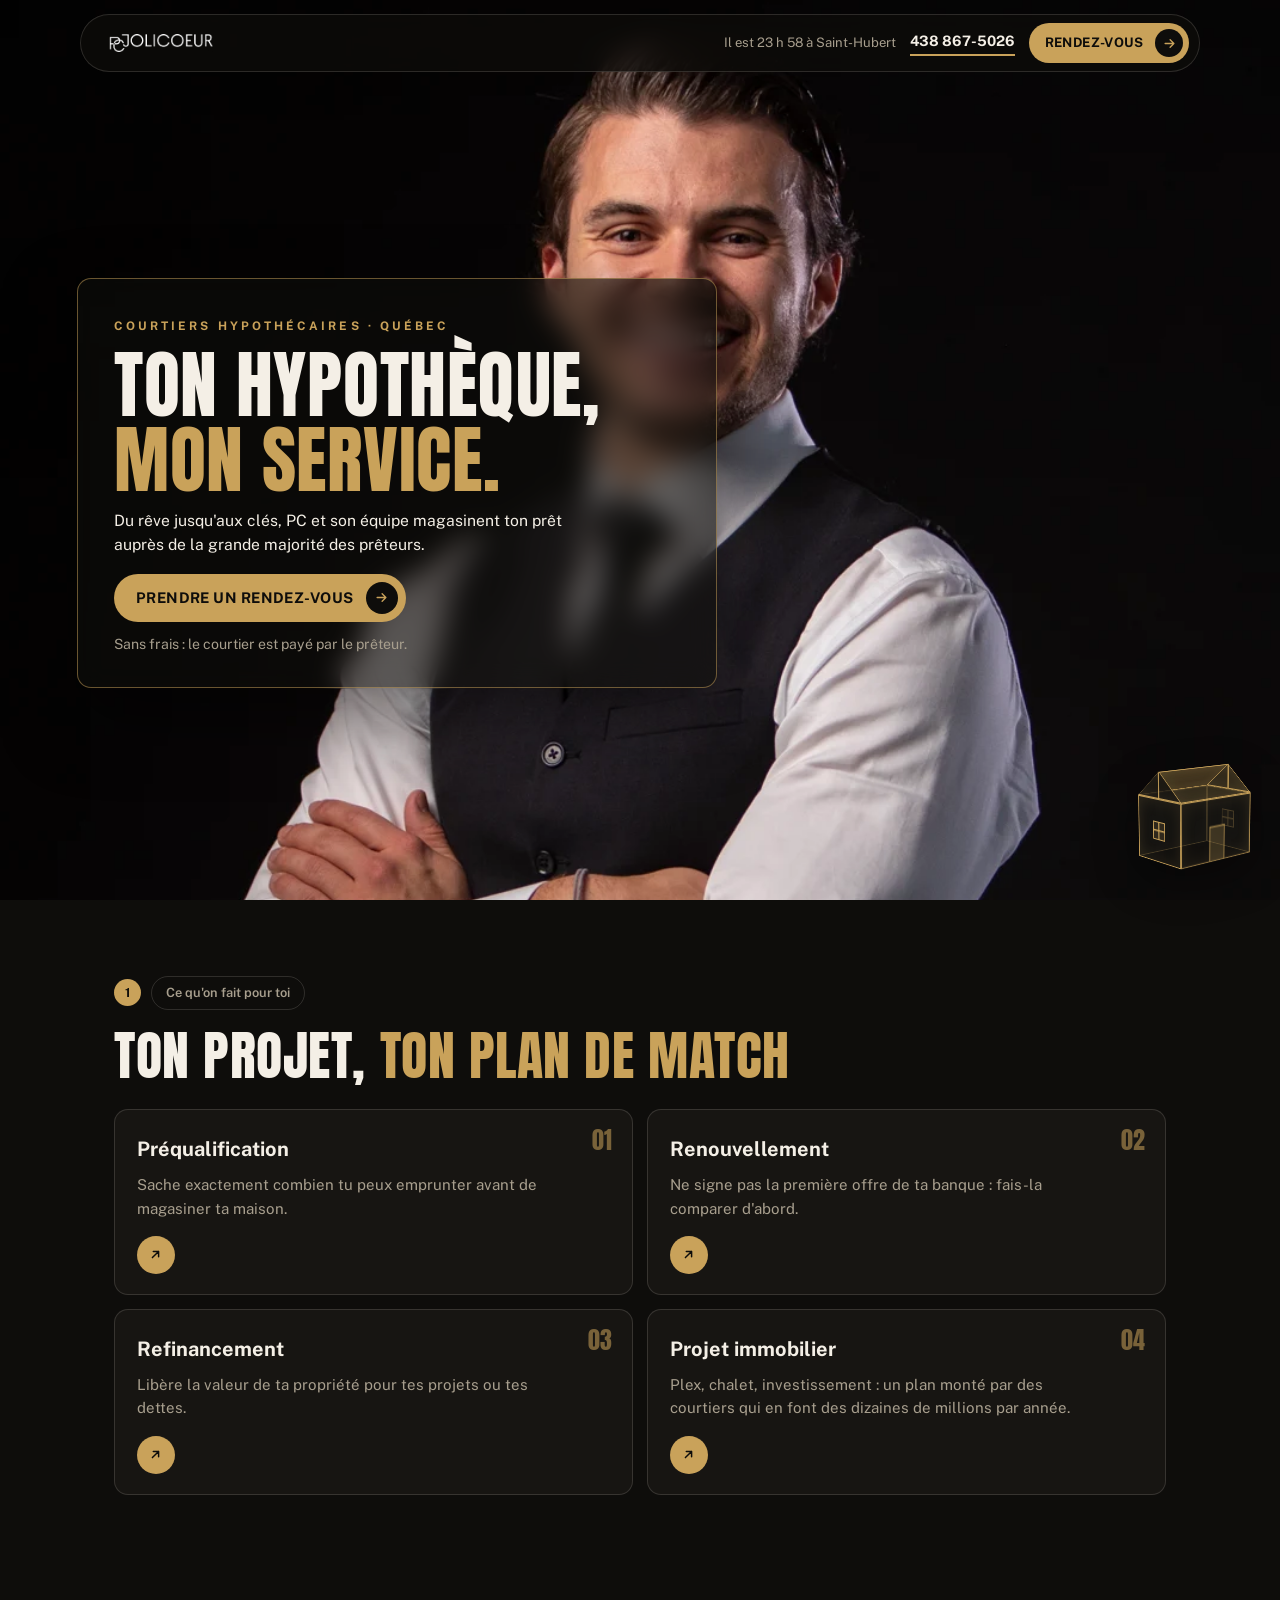
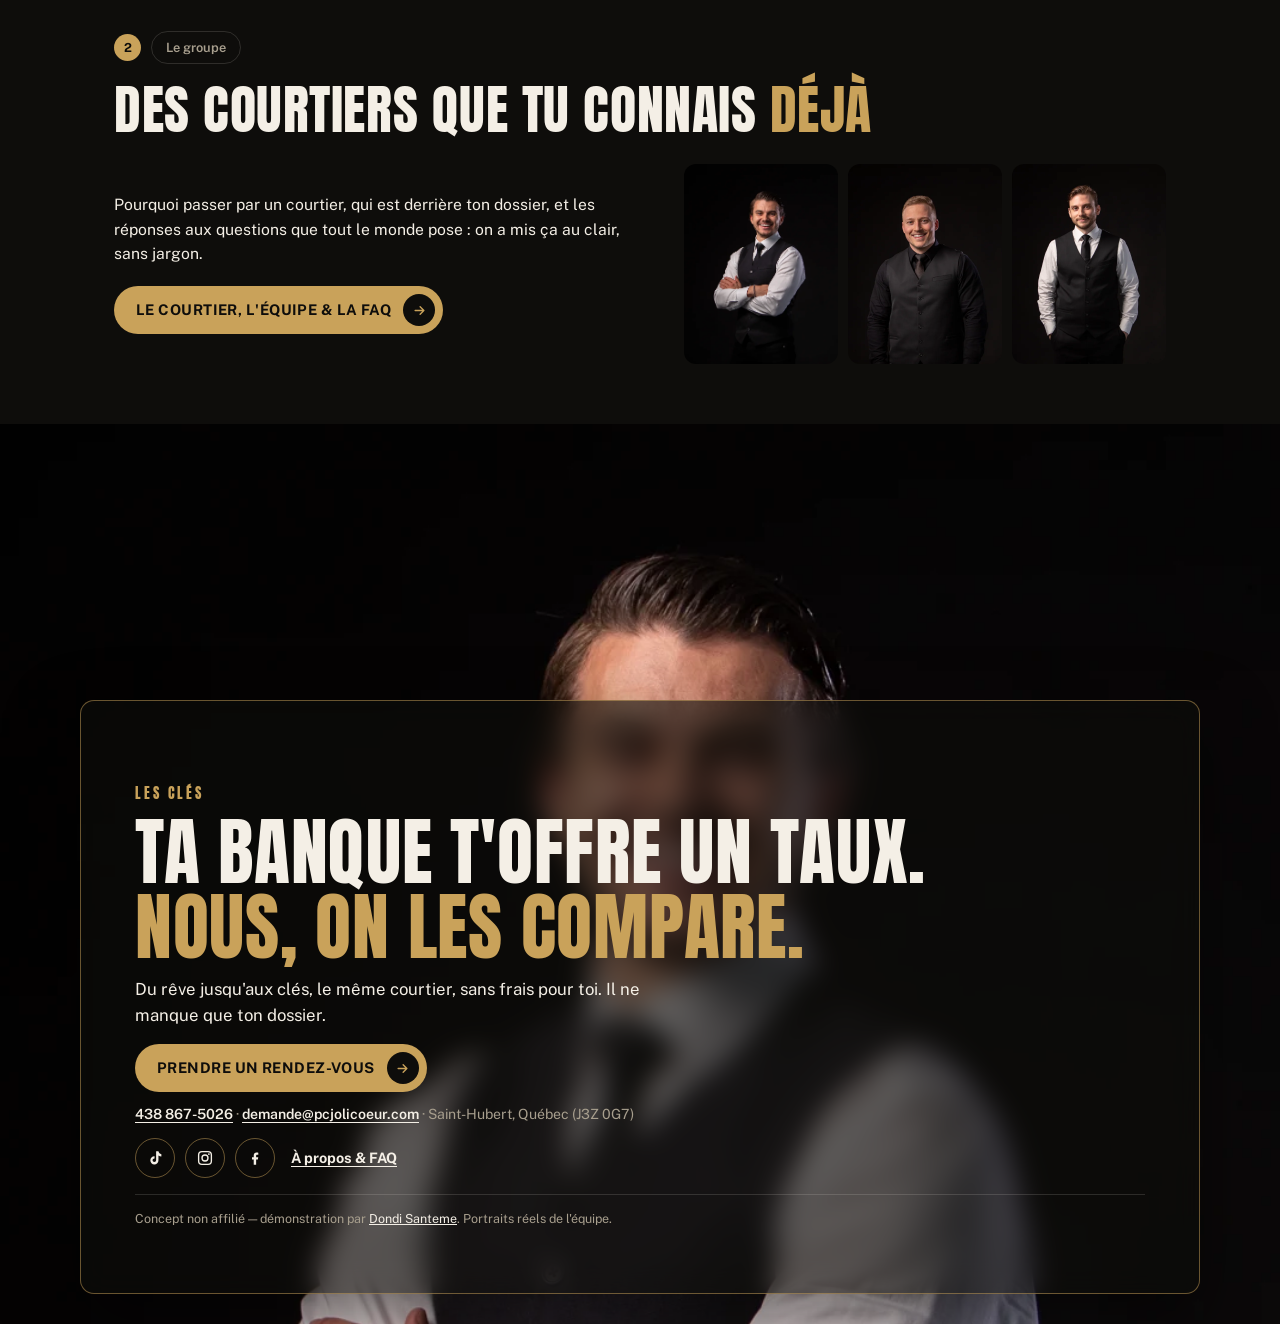
<file: index.html>
<!DOCTYPE html>
<html lang="fr">
<head>
  <meta charset="UTF-8">
  <meta name="viewport" content="width=device-width, initial-scale=1.0">
  <title>Groupe PC Jolicoeur — Ton hypothèque, mon service</title>
  <meta name="description" content="Pierre-Charles Jolicoeur et son équipe de courtiers hypothécaires magasinent ton prêt auprès de la grande majorité des prêteurs. Préqualification, renouvellement, refinancement. Sans frais : le courtier est payé par le prêteur.">
  <meta property="og:title" content="Groupe PC Jolicoeur — Concept de refonte 3D">
  <meta property="og:description" content="Ton hypothèque, mon service. Du rêve jusqu'aux clés.">
  <meta property="og:image" content="assets/pc.webp">
  <link rel="preload" as="font" type="font/woff2" href="assets/fonts/anton-400.woff2" crossorigin>
  <link rel="preload" as="font" type="font/woff2" href="assets/fonts/public-sans-400.woff2" crossorigin>
  <link rel="preload" as="image" href="assets/pc-700.webp" imagesrcset="assets/pc-700.webp 700w, assets/pc.webp 1200w" imagesizes="100vw" fetchpriority="high">
  <link rel="stylesheet" href="styles.css">
</head>
<body>

  <!-- Nav pill flottante (disposition réf. Axion, nos couleurs) -->
  <nav class="navpill">
    <div class="navpill-in">
      <a href="index.html" aria-label="Accueil Groupe PC Jolicoeur"><img class="logo" src="assets/logo-light.png" alt="Groupe PC Jolicoeur" width="140" height="37"></a>
      <div class="nav-droite">
        <span class="heure" id="heure"></span>
        <a class="top-tel" href="tel:4388675026">438 867-5026</a>
        <a class="btn-roll petit" href="https://calendly.com/d/4bt-rry-bzw"><span class="mots"><span class="pile"><i>Rendez-vous</i><i>Rendez-vous</i></span></span><span class="fleche"><svg viewBox="0 0 24 24" aria-hidden="true"><path d="M5 12h14M13 6l6 6-6 6" fill="none" stroke="currentColor" stroke-width="2.2" stroke-linecap="round" stroke-linejoin="round"/></svg></span></a>
      </div>
    </div>
  </nav>

  <main>
    <!-- HERO IMMERSIF (conservé) -->
    <section class="immersif hero-imm">
      <img class="imm-bg" src="assets/pc.webp" srcset="assets/pc-700.webp 700w, assets/pc.webp 1200w" sizes="100vw" alt="Pierre-Charles Jolicoeur, courtier hypothécaire" width="1200" height="1500" fetchpriority="high" loading="eager">
      <div class="verre v-hero stagger s2">
        <p class="kicker">Courtiers hypothécaires · Québec</p>
        <h1>Ton hypothèque,<br><span class="or">mon service.</span></h1>
        <p class="lede">Du rêve jusqu'aux clés, PC et son équipe magasinent ton prêt auprès de la grande majorité des prêteurs.</p>
        <div class="cta-row">
          <a class="btn-roll" href="https://calendly.com/d/4bt-rry-bzw"><span class="mots"><span class="pile"><i>Prendre un rendez-vous</i><i>Prendre un rendez-vous</i></span></span><span class="fleche"><svg viewBox="0 0 24 24" aria-hidden="true"><path d="M5 12h14M13 6l6 6-6 6" fill="none" stroke="currentColor" stroke-width="2.2" stroke-linecap="round" stroke-linejoin="round"/></svg></span></a>
        </div>
        <p class="preuve">Sans frais : le courtier est payé par le prêteur.</p>
      </div>
    </section>

    <!-- 01 · SERVICES (disposition Axion : badge numéroté + manchette + cartes à bouton extensible) -->
    <section class="services">
      <div class="badge-row" data-reveal><span class="badge-num">1</span><span class="badge-pill">Ce qu'on fait pour toi</span></div>
      <h2 data-reveal>Ton projet, <span class="or">ton plan de match</span></h2>
      <div class="service-grid">
        <a class="s-card" href="https://calendly.com/d/4bt-rry-bzw" data-reveal><span class="s-num">01</span><h3>Préqualification</h3><p>Sache exactement combien tu peux emprunter avant de magasiner ta maison.</p><span class="s-exp"><svg viewBox="0 0 24 24" aria-hidden="true"><path d="M5 12h14M13 6l6 6-6 6" fill="none" stroke="currentColor" stroke-width="2.4" stroke-linecap="round" stroke-linejoin="round"/></svg><em>Rendez-vous</em></span></a>
        <a class="s-card" href="https://calendly.com/d/4bt-rry-bzw" data-reveal><span class="s-num">02</span><h3>Renouvellement</h3><p>Ne signe pas la première offre de ta banque : fais-la comparer d'abord.</p><span class="s-exp"><svg viewBox="0 0 24 24" aria-hidden="true"><path d="M5 12h14M13 6l6 6-6 6" fill="none" stroke="currentColor" stroke-width="2.4" stroke-linecap="round" stroke-linejoin="round"/></svg><em>Rendez-vous</em></span></a>
        <a class="s-card" href="https://calendly.com/d/4bt-rry-bzw" data-reveal><span class="s-num">03</span><h3>Refinancement</h3><p>Libère la valeur de ta propriété pour tes projets ou tes dettes.</p><span class="s-exp"><svg viewBox="0 0 24 24" aria-hidden="true"><path d="M5 12h14M13 6l6 6-6 6" fill="none" stroke="currentColor" stroke-width="2.4" stroke-linecap="round" stroke-linejoin="round"/></svg><em>Rendez-vous</em></span></a>
        <a class="s-card" href="https://calendly.com/d/4bt-rry-bzw" data-reveal><span class="s-num">04</span><h3>Projet immobilier</h3><p>Plex, chalet, investissement : un plan monté par des courtiers qui en font des dizaines de millions par année.</p><span class="s-exp"><svg viewBox="0 0 24 24" aria-hidden="true"><path d="M5 12h14M13 6l6 6-6 6" fill="none" stroke="currentColor" stroke-width="2.4" stroke-linecap="round" stroke-linejoin="round"/></svg><em>Rendez-vous</em></span></a>
      </div>
    </section>

    <!-- 02 · LE GROUPE (disposition Axion about : texte + bouton roll + image) → page dédiée -->
    <section class="groupe-lien">
      <div class="badge-row" data-reveal><span class="badge-num">2</span><span class="badge-pill">Le groupe</span></div>
      <h2 data-reveal>Des courtiers que tu connais <span class="or">déjà</span></h2>
      <div class="groupe-grille">
        <div class="groupe-texte" data-reveal>
          <p class="lede">Pourquoi passer par un courtier, qui est derrière ton dossier, et les réponses aux questions que tout le monde pose : on a mis ça au clair, sans jargon.</p>
          <a class="btn-roll" href="a-propos.html"><span class="mots"><span class="pile"><i>Le courtier, l'équipe &amp; la FAQ</i><i>Le courtier, l'équipe &amp; la FAQ</i></span></span><span class="fleche"><svg viewBox="0 0 24 24" aria-hidden="true"><path d="M5 12h14M13 6l6 6-6 6" fill="none" stroke="currentColor" stroke-width="2.2" stroke-linecap="round" stroke-linejoin="round"/></svg></span></a>
        </div>
        <div class="groupe-tri" data-reveal>
          <img src="assets/pc-700.webp" alt="Pierre-Charles Jolicoeur" width="700" height="875" loading="lazy">
          <img src="assets/kevin.webp" alt="Kevin Bolduc" width="640" height="800" loading="lazy">
          <img src="assets/nikolas.webp" alt="Nikolas Ouellet" width="640" height="800" loading="lazy">
        </div>
      </div>
    </section>

    <!-- FINALE IMMERSIVE (conservée, grand panneau) -->
    <section class="immersif finale">
      <img class="imm-bg" src="assets/pc.webp" srcset="assets/pc-700.webp 700w, assets/pc.webp 1200w" sizes="100vw" alt="" width="1200" height="1500" loading="lazy">
      <div class="verre v-finale" data-reveal>
        <p class="etape">Les clés</p>
        <h2>Ta banque t'offre un taux.<br><span class="or">Nous, on les compare.</span></h2>
        <p class="lede">Du rêve jusqu'aux clés, le même courtier, sans frais pour toi. Il ne manque que ton dossier.</p>
        <div class="cta-row">
          <a class="btn-roll" href="https://calendly.com/d/4bt-rry-bzw"><span class="mots"><span class="pile"><i>Prendre un rendez-vous</i><i>Prendre un rendez-vous</i></span></span><span class="fleche"><svg viewBox="0 0 24 24" aria-hidden="true"><path d="M5 12h14M13 6l6 6-6 6" fill="none" stroke="currentColor" stroke-width="2.2" stroke-linecap="round" stroke-linejoin="round"/></svg></span></a>
        </div>
        <p class="preuve"><a href="tel:4388675026">438 867-5026</a> · <a href="mailto:demande@pcjolicoeur.com">demande@pcjolicoeur.com</a> · Saint-Hubert, Québec (J3Z 0G7)</p>
        <div class="socials">
          <a class="soc" href="https://www.tiktok.com/@pc.jolicoeur" rel="noopener" aria-label="TikTok @pc.jolicoeur"><svg viewBox="0 0 24 24" aria-hidden="true"><path d="M16.6 3c.4 2.1 1.8 3.6 3.9 3.9v3c-1.5 0-2.8-.5-3.9-1.3v6.3c0 3.4-2.4 5.6-5.5 5.6A5.3 5.3 0 0 1 5.8 15c0-3.1 2.4-5.4 5.6-5.3v3.1c-1.4-.2-2.6.8-2.6 2.2 0 1.3 1 2.3 2.3 2.3 1.4 0 2.4-1 2.4-2.6V3h3.1z" fill="currentColor"/></svg></a>
          <a class="soc" href="https://www.instagram.com/pc.jolicoeur" rel="noopener" aria-label="Instagram @pc.jolicoeur"><svg viewBox="0 0 24 24" aria-hidden="true"><rect x="3.5" y="3.5" width="17" height="17" rx="4.5" fill="none" stroke="currentColor" stroke-width="1.8"/><circle cx="12" cy="12" r="4" fill="none" stroke="currentColor" stroke-width="1.8"/><circle cx="17.2" cy="6.8" r="1.2" fill="currentColor"/></svg></a>
          <a class="soc" href="https://www.facebook.com/pcjolicoeur1" rel="noopener" aria-label="Facebook PC Jolicoeur"><svg viewBox="0 0 24 24" aria-hidden="true"><path d="M13.5 21v-7h2.4l.4-3h-2.8V9.1c0-.9.3-1.5 1.6-1.5h1.3V4.9c-.6-.1-1.4-.2-2.3-.2-2.3 0-3.8 1.4-3.8 3.9V11H8v3h2.3v7h3.2z" fill="currentColor"/></svg></a>
          <a class="soc-texte" href="a-propos.html">À propos &amp; FAQ</a>
        </div>
        <p class="credit">Concept non affilié — démonstration par <a href="https://www.dondisanteme.com" rel="noopener">Dondi Santeme</a>. Portraits réels de l'équipe.</p>
      </div>
    </section>
  </main>

  <!-- MAISON 3D : CSS 3D pur, suit le visiteur du rêve jusqu'aux clés -->
  <div class="maison3d" aria-hidden="true">
    <div class="m-pivot" id="mPivot">
      <div class="m-face m-front"><span class="m-porte"></span></div>
      <div class="m-face m-back"></div>
      <div class="m-face m-left"><span class="m-fenetre"></span></div>
      <div class="m-face m-right"><span class="m-fenetre"></span></div>
      <div class="m-face m-bottom"></div>
      <div class="m-toit m-toit-g"></div>
      <div class="m-toit m-toit-d"></div>
      <div class="m-pignon m-pignon-f"></div>
      <div class="m-pignon m-pignon-b"></div>
    </div>
  </div>

  <script src="app.js" defer></script>
</body>
</html>
</file>
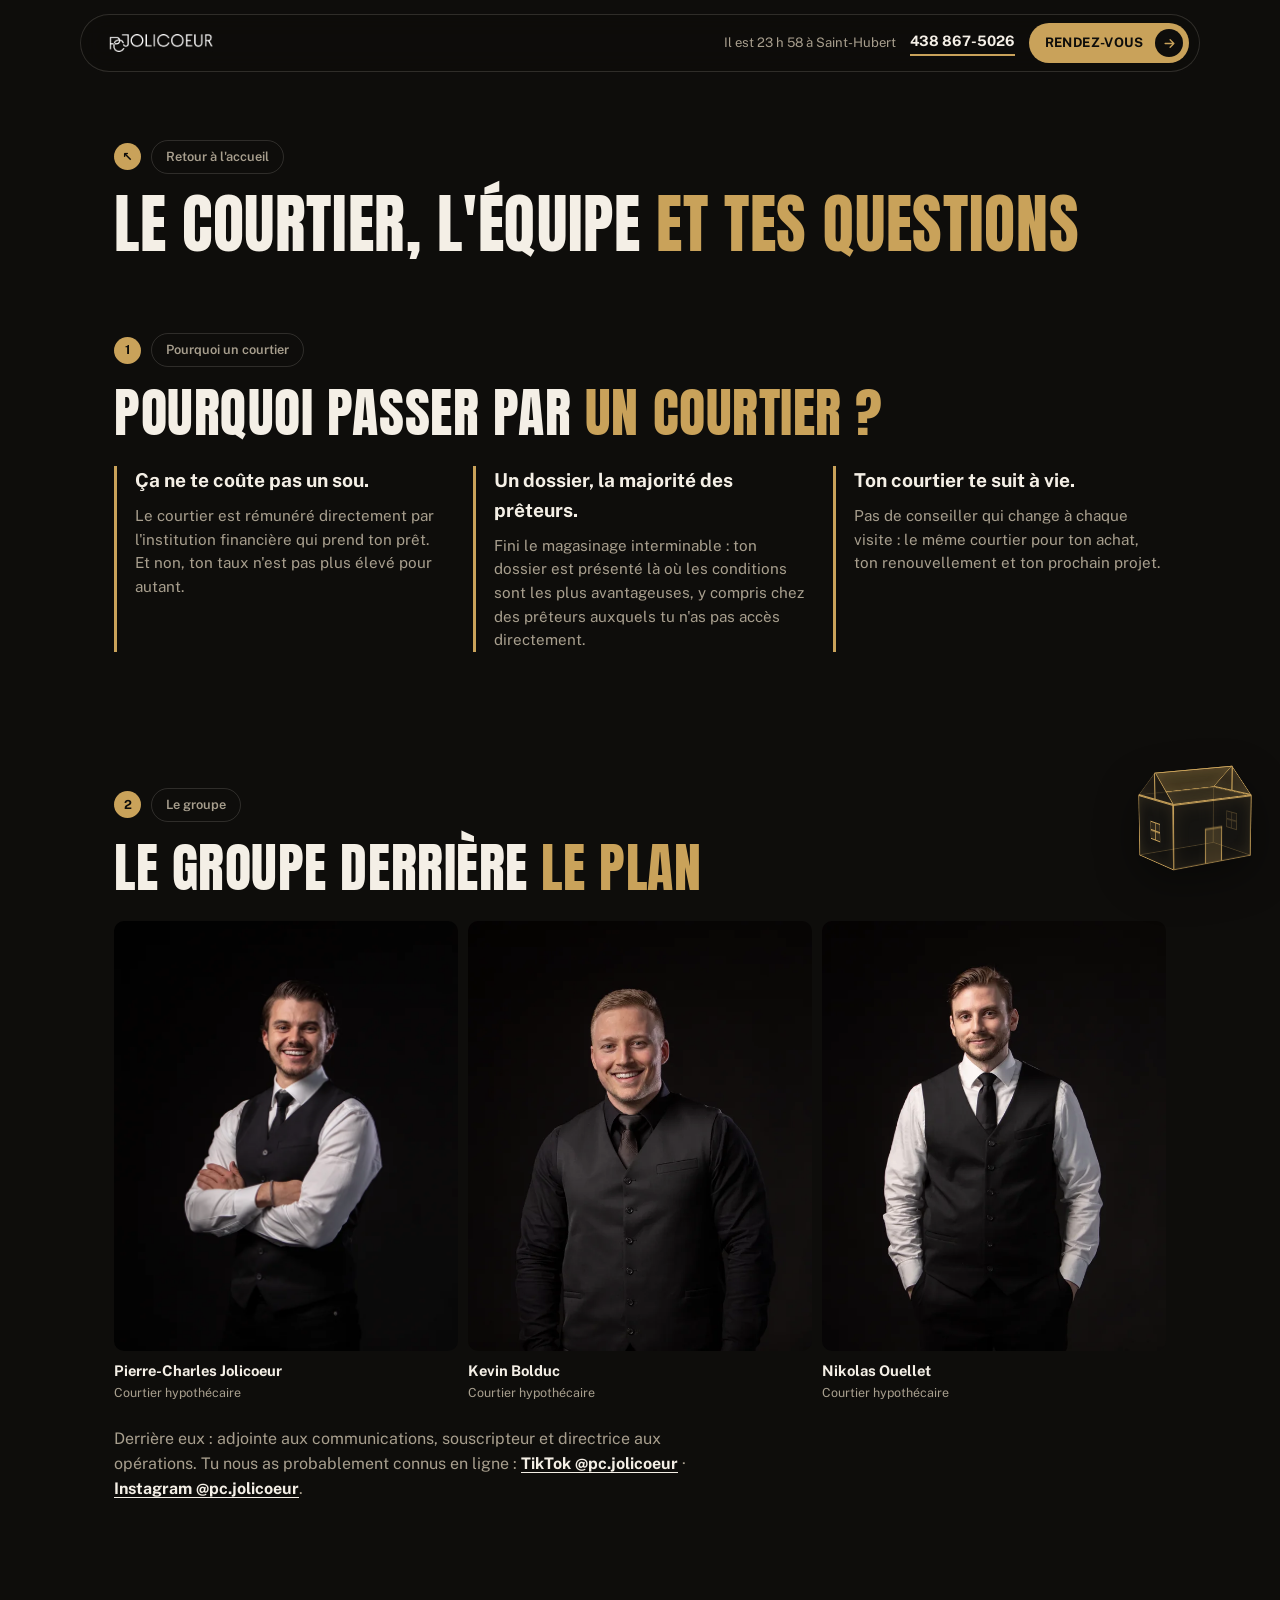
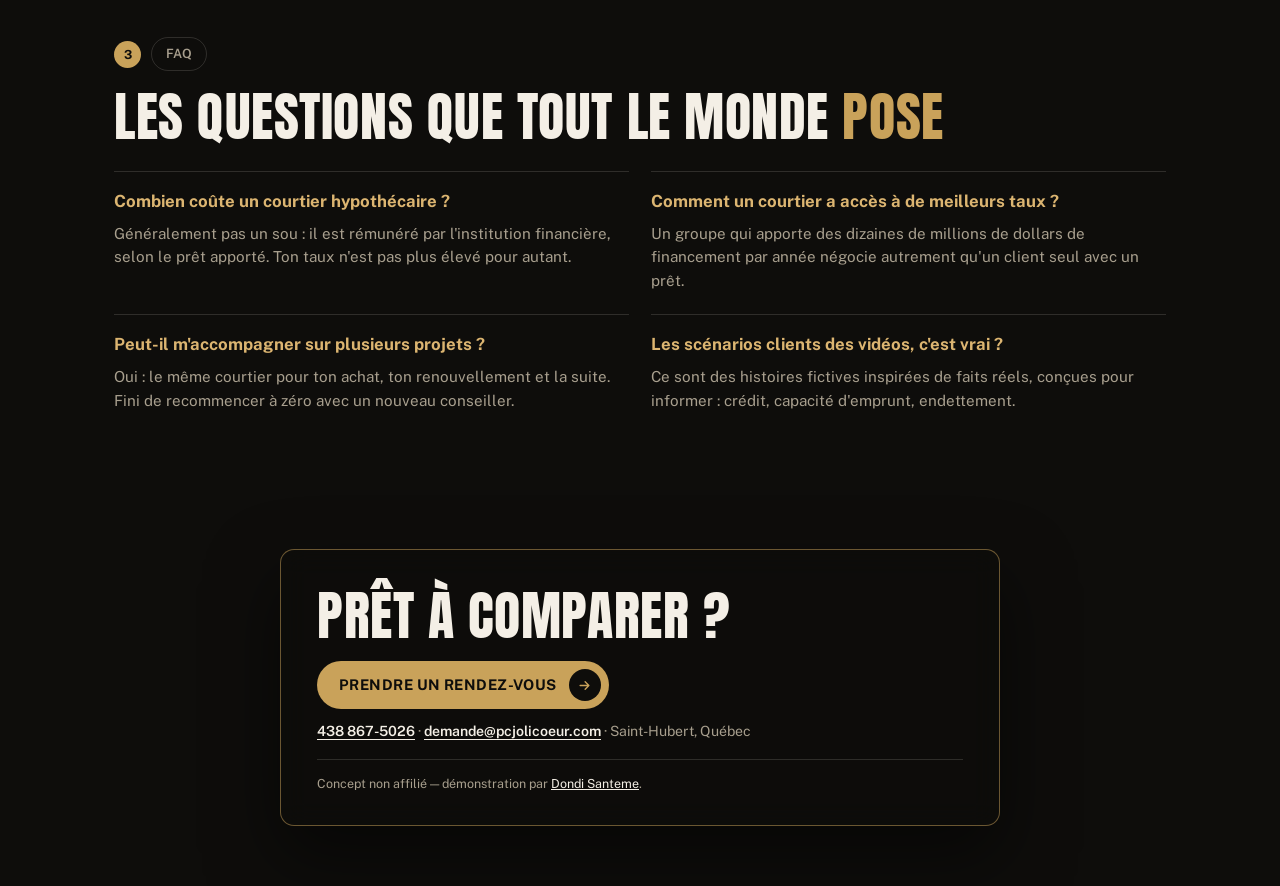
<file: a-propos.html>
<!DOCTYPE html>
<html lang="fr">
<head>
  <meta charset="UTF-8">
  <meta name="viewport" content="width=device-width, initial-scale=1.0">
  <title>À propos — Groupe PC Jolicoeur</title>
  <meta name="description" content="Pourquoi passer par un courtier hypothécaire, l'équipe du Groupe PC Jolicoeur et les réponses aux questions que tout le monde pose.">
  <link rel="preload" as="font" type="font/woff2" href="assets/fonts/anton-400.woff2" crossorigin>
  <link rel="preload" as="font" type="font/woff2" href="assets/fonts/public-sans-400.woff2" crossorigin>
  <link rel="stylesheet" href="styles.css">
</head>
<body class="page-interne">

  <nav class="navpill">
    <div class="navpill-in">
      <a href="index.html" aria-label="Accueil Groupe PC Jolicoeur"><img class="logo" src="assets/logo-light.png" alt="Groupe PC Jolicoeur" width="140" height="37"></a>
      <div class="nav-droite">
        <span class="heure" id="heure"></span>
        <a class="top-tel" href="tel:4388675026">438 867-5026</a>
        <a class="btn-roll petit" href="https://calendly.com/d/4bt-rry-bzw"><span class="mots"><span class="pile"><i>Rendez-vous</i><i>Rendez-vous</i></span></span><span class="fleche"><svg viewBox="0 0 24 24" aria-hidden="true"><path d="M5 12h14M13 6l6 6-6 6" fill="none" stroke="currentColor" stroke-width="2.2" stroke-linecap="round" stroke-linejoin="round"/></svg></span></a>
      </div>
    </div>
  </nav>

  <main class="interne">
    <header class="interne-tete">
      <div class="badge-row"><span class="badge-num">↖</span><span class="badge-pill"><a href="index.html">Retour à l'accueil</a></span></div>
      <h1>Le courtier, l'équipe <span class="or">et tes questions</span></h1>
    </header>

    <section class="pourquoi">
      <div class="badge-row" data-reveal><span class="badge-num">1</span><span class="badge-pill">Pourquoi un courtier</span></div>
      <h2 data-reveal>Pourquoi passer par <span class="or">un courtier ?</span></h2>
      <div class="arg-grid">
        <article data-reveal><h3>Ça ne te coûte pas un sou.</h3><p>Le courtier est rémunéré directement par l'institution financière qui prend ton prêt. Et non, ton taux n'est pas plus élevé pour autant.</p></article>
        <article data-reveal><h3>Un dossier, la majorité des prêteurs.</h3><p>Fini le magasinage interminable : ton dossier est présenté là où les conditions sont les plus avantageuses, y compris chez des prêteurs auxquels tu n'as pas accès directement.</p></article>
        <article data-reveal><h3>Ton courtier te suit à vie.</h3><p>Pas de conseiller qui change à chaque visite : le même courtier pour ton achat, ton renouvellement et ton prochain projet.</p></article>
      </div>
    </section>

    <section class="equipe">
      <div class="badge-row" data-reveal><span class="badge-num">2</span><span class="badge-pill">Le groupe</span></div>
      <h2 data-reveal>Le groupe derrière <span class="or">le plan</span></h2>
      <div class="team-grid">
        <figure data-reveal><img src="assets/pc-700.webp" alt="Pierre-Charles Jolicoeur" width="700" height="875" loading="lazy"><figcaption><strong>Pierre-Charles Jolicoeur</strong><span>Courtier hypothécaire</span></figcaption></figure>
        <figure data-reveal><img src="assets/kevin.webp" alt="Kevin Bolduc" width="640" height="800" loading="lazy"><figcaption><strong>Kevin Bolduc</strong><span>Courtier hypothécaire</span></figcaption></figure>
        <figure data-reveal><img src="assets/nikolas.webp" alt="Nikolas Ouellet" width="640" height="800" loading="lazy"><figcaption><strong>Nikolas Ouellet</strong><span>Courtier hypothécaire</span></figcaption></figure>
      </div>
      <p class="equipe-note" data-reveal>Derrière eux : adjointe aux communications, souscripteur et directrice aux opérations. Tu nous as probablement connus en ligne : <a href="https://www.tiktok.com/@pc.jolicoeur" rel="noopener">TikTok @pc.jolicoeur</a> · <a href="https://www.instagram.com/pc.jolicoeur" rel="noopener">Instagram @pc.jolicoeur</a>.</p>
    </section>

    <section class="faq">
      <div class="badge-row" data-reveal><span class="badge-num">3</span><span class="badge-pill">FAQ</span></div>
      <h2 data-reveal>Les questions que tout le monde <span class="or">pose</span></h2>
      <dl class="faq-grid">
        <div data-reveal><dt>Combien coûte un courtier hypothécaire ?</dt><dd>Généralement pas un sou : il est rémunéré par l'institution financière, selon le prêt apporté. Ton taux n'est pas plus élevé pour autant.</dd></div>
        <div data-reveal><dt>Comment un courtier a accès à de meilleurs taux ?</dt><dd>Un groupe qui apporte des dizaines de millions de dollars de financement par année négocie autrement qu'un client seul avec un prêt.</dd></div>
        <div data-reveal><dt>Peut-il m'accompagner sur plusieurs projets ?</dt><dd>Oui : le même courtier pour ton achat, ton renouvellement et la suite. Fini de recommencer à zéro avec un nouveau conseiller.</dd></div>
        <div data-reveal><dt>Les scénarios clients des vidéos, c'est vrai ?</dt><dd>Ce sont des histoires fictives inspirées de faits réels, conçues pour informer : crédit, capacité d'emprunt, endettement.</dd></div>
      </dl>
    </section>

    <section class="interne-cta" data-reveal>
      <div class="verre">
        <h2>Prêt à comparer ?</h2>
        <div class="cta-row"><a class="btn-roll" href="https://calendly.com/d/4bt-rry-bzw"><span class="mots"><span class="pile"><i>Prendre un rendez-vous</i><i>Prendre un rendez-vous</i></span></span><span class="fleche"><svg viewBox="0 0 24 24" aria-hidden="true"><path d="M5 12h14M13 6l6 6-6 6" fill="none" stroke="currentColor" stroke-width="2.2" stroke-linecap="round" stroke-linejoin="round"/></svg></span></a></div>
        <p class="preuve"><a href="tel:4388675026">438 867-5026</a> · <a href="mailto:demande@pcjolicoeur.com">demande@pcjolicoeur.com</a> · Saint-Hubert, Québec</p>
        <p class="credit">Concept non affilié — démonstration par <a href="https://www.dondisanteme.com" rel="noopener">Dondi Santeme</a>.</p>
      </div>
    </section>
  </main>

  <div class="maison3d" aria-hidden="true">
    <div class="m-pivot" id="mPivot">
      <div class="m-face m-front"><span class="m-porte"></span></div>
      <div class="m-face m-back"></div>
      <div class="m-face m-left"><span class="m-fenetre"></span></div>
      <div class="m-face m-right"><span class="m-fenetre"></span></div>
      <div class="m-face m-bottom"></div>
      <div class="m-toit m-toit-g"></div>
      <div class="m-toit m-toit-d"></div>
      <div class="m-pignon m-pignon-f"></div>
      <div class="m-pignon m-pignon-b"></div>
    </div>
  </div>

  <script src="app.js" defer></script>
</body>
</html>
</file>
<file: styles.css>
@font-face { font-family: 'Anton'; font-style: normal; font-weight: 400; font-display: swap; src: url('assets/fonts/anton-400.woff2') format('woff2'); }
@font-face { font-family: 'Public Sans'; font-style: normal; font-weight: 400; font-display: swap; src: url('assets/fonts/public-sans-400.woff2') format('woff2'); }
@font-face { font-family: 'Public Sans'; font-style: italic; font-weight: 400; font-display: swap; src: url('assets/fonts/public-sans-400-italic.woff2') format('woff2'); }
@font-face { font-family: 'Public Sans'; font-style: normal; font-weight: 600; font-display: swap; src: url('assets/fonts/public-sans-600.woff2') format('woff2'); }
@font-face { font-family: 'Public Sans'; font-style: normal; font-weight: 700; font-display: swap; src: url('assets/fonts/public-sans-700.woff2') format('woff2'); }

/* Groupe PC Jolicoeur v4 — « bookends cinématiques » (feedback Dondi 2026-07-08) :
   hero et finale immersifs plein écran (conservés de la v3), sections conventionnelles
   au milieu, scènes IA du parcours en images d'étapes, maison 3D persistante. */
:root {
  --charbon: #0e0d0b;
  --charbon2: #171512;
  --or: #c9a25a;
  --or-vif: #dcb571;
  --creme: #f4efe6;
  --gris: #a89f8e;
  --verre: rgba(14, 13, 11, 0.62);
  --filet: rgba(201, 162, 90, 0.5);
  --filet-doux: rgba(244, 239, 230, 0.14);
}

* { margin: 0; padding: 0; box-sizing: border-box; }
html { scroll-behavior: smooth; }
body {
  font-family: 'Public Sans', system-ui, sans-serif;
  background: var(--charbon);
  color: var(--creme);
  line-height: 1.55;
  font-size: 16px;
  overflow-x: hidden;
}
img { max-width: 100%; display: block; }
a { color: inherit; }
h1, h2, .s-num { font-family: 'Anton', sans-serif; font-weight: 400; text-transform: uppercase; letter-spacing: 0.01em; line-height: 1.02; }
.or { color: var(--or); }

/* ---------- Nav pill flottante (disposition réf. Axion, nos couleurs) ---------- */
.navpill { position: fixed; top: 10px; left: 0; right: 0; z-index: 80; padding: 0 10px; }
.navpill-in {
  max-width: 1120px; margin: 0 auto;
  display: flex; align-items: center; justify-content: space-between; gap: 12px;
  background: rgba(14, 13, 11, 0.72);
  -webkit-backdrop-filter: blur(12px);
  backdrop-filter: blur(12px);
  border: 1px solid var(--filet-doux);
  border-radius: 999px;
  padding: 8px 10px 8px 18px;
}
.logo { width: 124px; height: auto; }
.nav-droite { display: flex; align-items: center; gap: 14px; }
.heure { display: none; font-size: 0.82rem; color: var(--gris); }
.top-tel { display: none; font-weight: 700; font-size: 0.9rem; white-space: nowrap; text-decoration: none; border-bottom: 2px solid var(--or); padding-bottom: 2px; }
@media (min-width: 560px) { .top-tel { display: inline; } }

/* ---------- Bouton « text-roll » + cercle-flèche qui pivote (réf. Axion) ---------- */
.btn-roll {
  display: inline-flex; align-items: center; gap: 12px;
  background: var(--or); color: var(--charbon);
  border-radius: 999px; padding: 8px 8px 8px 22px;
  font-weight: 700; font-size: 0.92rem; letter-spacing: 0.03em; text-transform: uppercase;
  text-decoration: none; min-height: 48px;
  transition: background 0.3s ease;
}
.btn-roll:hover, .btn-roll:focus-visible { background: var(--or-vif); }
.btn-roll .mots { display: block; overflow: hidden; height: 20px; }
.btn-roll .pile { display: block; transition: transform 0.5s cubic-bezier(0.25, 0.1, 0.25, 1); }
.btn-roll .pile i { display: block; height: 20px; line-height: 20px; font-style: normal; white-space: nowrap; }
.btn-roll:hover .pile { transform: translateY(-20px); }
.btn-roll .fleche {
  width: 32px; height: 32px; border-radius: 50%; flex: none;
  background: var(--charbon); color: var(--or);
  display: inline-flex; align-items: center; justify-content: center;
  transition: transform 0.5s cubic-bezier(0.25, 0.1, 0.25, 1);
}
.btn-roll .fleche svg { width: 15px; height: 15px; }
.btn-roll:hover .fleche { transform: rotate(-45deg); }
.btn-roll.petit { min-height: 40px; padding: 6px 6px 6px 16px; font-size: 0.82rem; }
.btn-roll.petit .fleche { width: 28px; height: 28px; }

/* ---------- Badges numérotés de section (réf. Axion) ---------- */
.badge-row { display: flex; align-items: center; gap: 10px; margin-bottom: 18px; }
.badge-num {
  width: 27px; height: 27px; border-radius: 50%; flex: none;
  background: var(--or); color: var(--charbon);
  display: inline-flex; align-items: center; justify-content: center;
  font-weight: 700; font-size: 0.78rem;
}
.badge-pill { border: 1px solid var(--filet-doux); border-radius: 999px; padding: 6px 14px; font-size: 0.8rem; font-weight: 600; color: var(--gris); }
.badge-pill a { text-decoration: none; }

/* ---------- Blocs immersifs (hero + finale) ---------- */
.immersif { position: relative; min-height: 100svh; display: flex; align-items: flex-end; justify-content: center; overflow: hidden; padding: 96px 16px 30px; }
.imm-bg { position: absolute; inset: 0; width: 100%; height: 100%; object-fit: cover; object-position: 50% 18%; }
.immersif::before {
  content: ""; position: absolute; inset: 0;
  background: linear-gradient(180deg, rgba(14, 13, 11, 0.4) 0%, rgba(14, 13, 11, 0.12) 40%, rgba(14, 13, 11, 0.62) 100%);
}
.finale { align-items: flex-end; }
.finale .imm-bg { object-position: 50% 8%; }

.verre {
  position: relative;
  width: 100%; max-width: 640px;
  background: var(--verre);
  -webkit-backdrop-filter: blur(14px);
  backdrop-filter: blur(14px);
  border: 1px solid var(--filet);
  border-radius: 14px;
  padding: 30px 26px 26px;
  box-shadow: 0 30px 70px rgba(0, 0, 0, 0.5);
}
/* Finale : le panneau prend l'écran (demande Dondi : plus d'espace) */
.v-finale { max-width: 1060px; min-height: 66svh; display: flex; flex-direction: column; justify-content: center; padding: 40px 30px 30px; }
.v-finale h2 { font-size: clamp(2.3rem, 9.5vw, 4.6rem); }
.v-finale .lede { font-size: 1.05rem; max-width: 52ch; }

.kicker { font-size: 0.74rem; font-weight: 700; letter-spacing: 0.26em; text-transform: uppercase; color: var(--or); margin-bottom: 12px; }
.etape { font-family: 'Anton', sans-serif; font-size: 0.9rem; letter-spacing: 0.2em; text-transform: uppercase; color: var(--or); margin-bottom: 10px; }
.verre h1 { font-size: clamp(2.6rem, 11vw, 4.6rem); margin-bottom: 12px; }
.verre h2 { margin-bottom: 12px; }
.lede { color: var(--creme); font-size: 0.98rem; margin-bottom: 16px; max-width: 46ch; }
.cta-row { margin-bottom: 12px; }
.btn-or {
  display: inline-block; background: var(--or); color: var(--charbon);
  font-weight: 700; font-size: 0.98rem; letter-spacing: 0.04em; text-transform: uppercase;
  text-decoration: none; padding: 16px 32px; min-height: 48px; border-radius: 4px;
  transition: transform 0.16s ease, background 0.16s ease;
}
.btn-or:hover, .btn-or:focus-visible { background: var(--or-vif); transform: translateY(-2px); }
.preuve { font-size: 0.88rem; color: var(--gris); }
.preuve a { color: var(--creme); font-weight: 600; text-decoration: underline; text-underline-offset: 3px; }
.socials { margin-top: 12px; display: flex; align-items: center; gap: 10px; }
.soc {
  width: 40px; height: 40px; border-radius: 50%;
  border: 1.5px solid var(--filet);
  display: inline-flex; align-items: center; justify-content: center;
  color: var(--creme);
  transition: background 0.25s ease, color 0.25s ease, transform 0.35s cubic-bezier(0.34, 1.56, 0.64, 1);
}
.soc svg { width: 18px; height: 18px; }
.soc:hover, .soc:focus-visible { background: var(--or); color: var(--charbon); transform: translateY(-3px); }
.soc:active { transform: scale(0.88); }
.soc-texte { margin-left: 6px; font-weight: 700; font-size: 0.9rem; text-decoration: underline; text-underline-offset: 3px; }

/* ---------- Animations de clic (rebond ressort) ---------- */
.btn-roll, .s-card, .soc { -webkit-tap-highlight-color: transparent; }
.btn-roll { transition: background 0.3s ease, transform 0.35s cubic-bezier(0.34, 1.56, 0.64, 1); }
.btn-roll:active { transform: scale(0.93); }
.s-card:active { transform: scale(0.97); }
.s-card { transition: transform 0.35s cubic-bezier(0.34, 1.56, 0.64, 1), border-color 0.18s ease; }

/* ---------- Barre de progression du scroll ---------- */
.progress { position: fixed; top: 0; left: 0; height: 3px; width: 0; background: linear-gradient(90deg, var(--or), var(--or-vif)); z-index: 100; }
.credit { font-size: 0.78rem; color: var(--gris); border-top: 1px solid var(--filet-doux); padding-top: 14px; margin-top: 16px; }
.credit a { color: var(--creme); }

.stagger { opacity: 0.012; transform: translateY(14px); animation: rise 0.7s ease-out forwards; }
.s2 { animation-delay: 0.2s; }
@keyframes rise { to { opacity: 1; transform: translateY(0); } }

/* ---------- Sections conventionnelles ---------- */
section h2 { font-size: clamp(2rem, 8vw, 3.4rem); margin-bottom: 26px; }
.services, .pourquoi, .equipe, .faq, .groupe-lien, .interne-tete, .interne-cta { padding: 76px 20px 60px; max-width: 1120px; margin: 0 auto; }

/* Le groupe → page dédiée (disposition Axion about) */
.groupe-grille { display: grid; gap: 22px; align-items: center; }
.groupe-texte .lede { max-width: 52ch; margin-bottom: 20px; }
.groupe-tri { display: grid; grid-template-columns: repeat(3, 1fr); gap: 10px; }
.groupe-tri img { width: 100%; height: 200px; object-fit: cover; object-position: 50% 14%; border-radius: 12px; }

/* Pages internes */
.page-interne { padding-top: 30px; }
.interne-tete { padding-bottom: 0; padding-top: 110px; }
.interne-tete h1 { font-size: clamp(2.2rem, 9vw, 4rem); }
.interne-cta .verre { max-width: 720px; margin: 0 auto; }
.interne-cta h2 { margin-bottom: 18px; }

/* Services */
.service-grid { display: grid; gap: 12px; }
.s-card {
  display: block; text-decoration: none;
  border: 1px solid var(--filet-doux); background: var(--charbon2); border-radius: 14px;
  padding: 24px 22px 20px; position: relative;
  transition: transform 0.18s ease, border-color 0.18s ease;
}
.s-card:hover, .s-card:focus-visible { transform: perspective(700px) rotateX(2.4deg) translateY(-4px); border-color: var(--or); }
.s-num { position: absolute; top: 18px; right: 20px; color: var(--or); opacity: 0.55; font-size: 1.5rem; }
.s-card h3 { font-size: 1.25rem; font-weight: 700; margin-bottom: 8px; }
.s-card p { color: var(--gris); font-size: 0.94rem; max-width: 46ch; margin-bottom: 16px; }
/* Bouton extensible au survol (réf. cartes Axion) */
.s-exp {
  display: inline-flex; align-items: center; gap: 8px;
  height: 38px; width: 38px; border-radius: 999px; overflow: hidden;
  background: var(--or); color: var(--charbon);
  padding-left: 11px;
  transition: width 0.3s ease-in-out;
  white-space: nowrap;
}
.s-exp svg { width: 15px; height: 15px; flex: none; transform: rotate(-45deg); transition: transform 0.3s ease-in-out; }
.s-exp em { font-style: normal; font-weight: 700; font-size: 0.82rem; text-transform: uppercase; opacity: 0; transition: opacity 0.3s ease 0.1s; }
.s-card:hover .s-exp, .s-card:focus-visible .s-exp { width: 152px; }
.s-card:hover .s-exp svg, .s-card:focus-visible .s-exp svg { transform: rotate(0deg); }
.s-card:hover .s-exp em, .s-card:focus-visible .s-exp em { opacity: 1; }

/* Pourquoi */
.arg-grid { display: grid; gap: 26px; }
.arg-grid article { border-left: 3px solid var(--or); padding-left: 18px; }
.arg-grid h3 { font-size: 1.2rem; font-weight: 700; margin-bottom: 8px; }
.arg-grid p { color: var(--gris); font-size: 0.95rem; max-width: 52ch; }

/* Équipe */
.team-grid { display: grid; grid-template-columns: repeat(3, 1fr); gap: 10px; }
.team-grid img { width: 100%; height: auto; border-radius: 10px; filter: grayscale(0.15); transition: filter 0.25s ease, transform 0.25s ease; }
.team-grid figure:hover img { filter: grayscale(0); transform: scale(1.02); }
.team-grid figcaption { padding-top: 10px; }
.team-grid strong { display: block; font-size: 0.92rem; line-height: 1.3; }
.team-grid span { color: var(--gris); font-size: 0.78rem; }
.equipe-note { margin-top: 22px; color: var(--gris); max-width: 62ch; }
.equipe-note a { color: var(--creme); font-weight: 700; text-decoration: underline; text-underline-offset: 3px; }

/* FAQ */
.faq-grid { display: grid; gap: 22px; }
.faq-grid div { border-top: 1px solid var(--filet-doux); padding-top: 16px; }
.faq-grid dt { font-weight: 700; font-size: 1.05rem; margin-bottom: 8px; color: var(--or-vif); }
.faq-grid dd { color: var(--gris); font-size: 0.95rem; max-width: 62ch; }

/* ---------- Maison 3D ---------- */
.maison3d {
  position: fixed; right: 10px; bottom: 16px; z-index: 60;
  width: 150px; height: 150px;
  perspective: 640px; pointer-events: none;
  filter: drop-shadow(0 14px 22px rgba(0, 0, 0, 0.45));
}
.m-pivot { position: absolute; left: 50%; top: 58%; width: 0; height: 0; transform-style: preserve-3d; will-change: transform; }
.m-face, .m-toit, .m-pignon {
  position: absolute;
  background: rgba(23, 21, 18, 0.72);
  border: 1.5px solid var(--or);
  box-shadow: inset 0 0 18px rgba(201, 162, 90, 0.12);
}
.m-front  { width: 92px; height: 62px; transform: translate(-46px, -31px) translateZ(32px); }
.m-back   { width: 92px; height: 62px; transform: translate(-46px, -31px) rotateY(180deg) translateZ(32px); }
.m-left   { width: 64px; height: 62px; transform: translate(-32px, -31px) rotateY(-90deg) translateZ(46px); }
.m-right  { width: 64px; height: 62px; transform: translate(-32px, -31px) rotateY(90deg) translateZ(46px); }
.m-bottom { width: 92px; height: 64px; transform: translate(-46px, -32px) rotateX(90deg) translateZ(31px); }
.m-toit { width: 92px; height: 41px; transform-origin: 50% 100%; background: rgba(201, 162, 90, 0.16); }
.m-toit-g { transform: translate(-46px, -72px) translateZ(32px) rotateX(51deg); }
.m-toit-d { transform: translate(-46px, -72px) rotateY(180deg) translateZ(32px) rotateX(51deg); }
.m-pignon { width: 64px; height: 26px; border: none; background: rgba(23, 21, 18, 0.8); clip-path: polygon(50% 0, 100% 100%, 0 100%); border-bottom: 1.5px solid var(--or); }
.m-pignon::before { content: ""; position: absolute; inset: 0; clip-path: polygon(50% 0, 100% 100%, 0 100%); background: linear-gradient(var(--or), var(--or)) top center / 2px 100% no-repeat; opacity: 0.9; }
.m-pignon-f { transform: translate(-32px, -57px) rotateY(90deg) translateZ(46px); }
.m-pignon-b { transform: translate(-32px, -57px) rotateY(-90deg) translateZ(46px); }
.m-porte { position: absolute; left: 50%; bottom: 0; width: 20px; height: 34px; transform: translateX(-50%); border: 1.5px solid var(--or); border-bottom: none; background: rgba(201, 162, 90, 0.22); }
.m-fenetre {
  position: absolute; left: 50%; top: 50%; width: 18px; height: 18px;
  transform: translate(-50%, -50%);
  border: 1.5px solid var(--or);
  background:
    linear-gradient(var(--or), var(--or)) center / 100% 1.5px no-repeat,
    linear-gradient(var(--or), var(--or)) center / 1.5px 100% no-repeat,
    rgba(201, 162, 90, 0.14);
}

/* Reveals */
[data-reveal] { opacity: 0; transform: translateY(24px); transition: opacity 0.6s ease, transform 0.6s ease; }
[data-reveal].in { opacity: 1; transform: translateY(0); }

/* ---------- Desktop ---------- */
@media (min-width: 860px) {
  .navpill { top: 14px; }
  .heure { display: inline; }
  .hero-imm { justify-content: flex-start; padding-left: 6vw; align-items: center; }
  .hero-imm .imm-bg { object-position: 68% 20%; }
  .verre { max-width: 640px; padding: 38px 36px 32px; }
  .v-finale { max-width: 1120px; padding: 56px 54px 40px; }
  .service-grid { grid-template-columns: repeat(2, 1fr); gap: 14px; }
  .arg-grid { grid-template-columns: repeat(3, 1fr); }
  .faq-grid { grid-template-columns: 1fr 1fr; }
  .groupe-grille { grid-template-columns: 1.1fr 1fr; gap: 40px; }
  .services, .pourquoi, .equipe, .faq, .groupe-lien, .interne-tete, .interne-cta { padding-left: 34px; padding-right: 34px; }
}

/* ---------- Reduced motion ---------- */
@media (prefers-reduced-motion: reduce) {
  .stagger { animation: none; opacity: 1; transform: none; }
  [data-reveal] { opacity: 1; transform: none; transition: none; }
  html { scroll-behavior: auto; }
}
</file>
